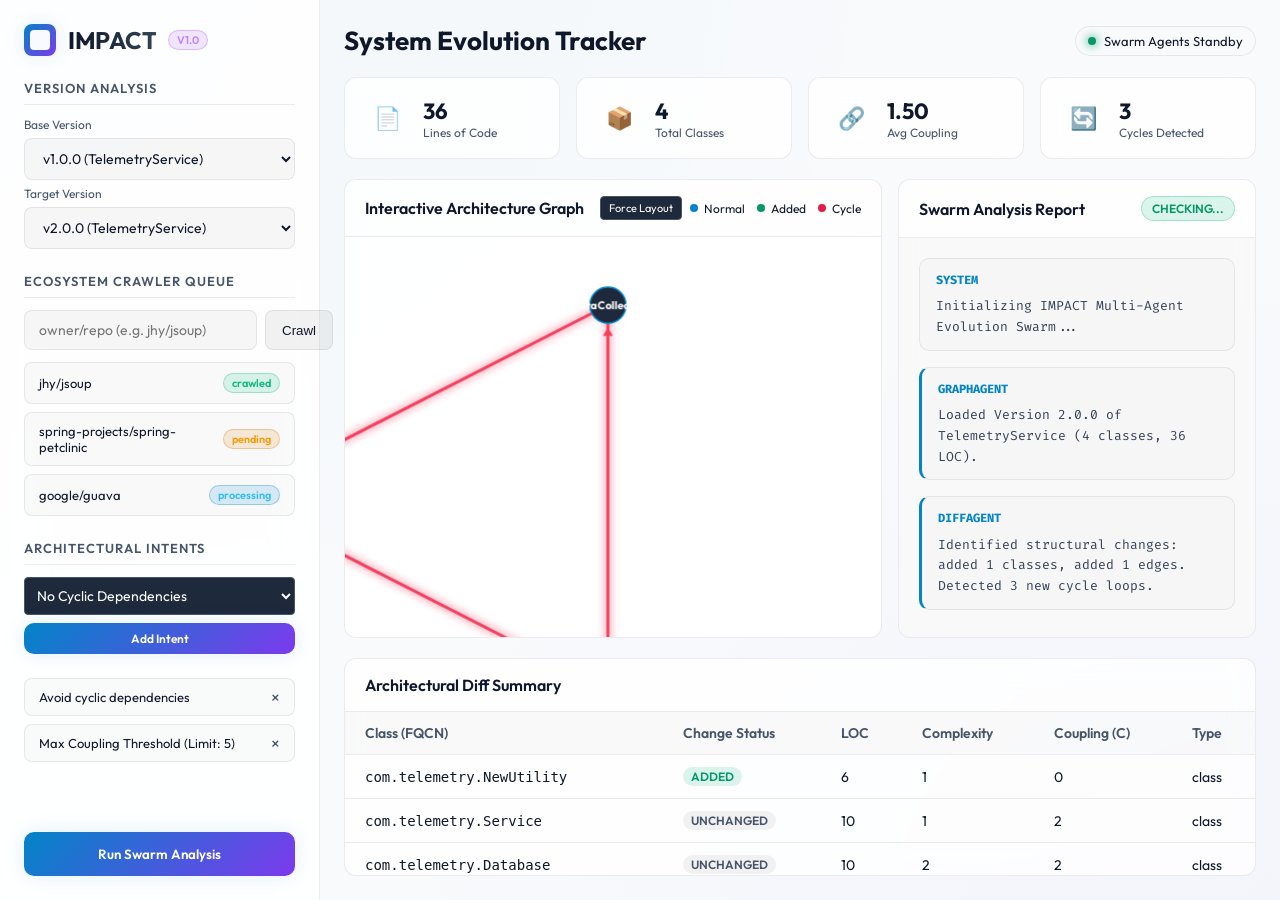
<file: dashboard/index.html>
<!DOCTYPE html>
<html lang="en">
<head>
    <meta charset="UTF-8">
    <meta name="viewport" content="width=device-width, initial-scale=1.0">
    <title>IMPACT - Architect Dashboard</title>
    <link rel="preconnect" href="https://fonts.googleapis.com">
    <link rel="preconnect" href="https://fonts.gstatic.com" crossorigin>
    <link href="https://fonts.googleapis.com/css2?family=Outfit:wght@300;400;500;600;700&family=Fira+Code:wght@400;500&display=swap" rel="stylesheet">
    <link rel="stylesheet" href="style.css">
</head>
<body>
    <div class="app-container">
        <!-- Sidebar Navigation & Control Panel -->
        <aside class="sidebar">
            <div class="brand">
                <span class="logo-icon"></span>
                <h1>IMPACT</h1>
                <span class="badge">V1.0</span>
            </div>
            
            <div class="sidebar-section">
                <h3>Version Analysis</h3>
                <div class="version-picker">
                    <div class="picker-label">Base Version</div>
                    <select id="base-version-select">
                        <option value="v1">v1.0.0 (TelemetryService)</option>
                    </select>
                    <div class="picker-label mt-2">Target Version</div>
                    <select id="target-version-select">
                        <option value="v2">v2.0.0 (TelemetryService)</option>
                    </select>
                </div>
            </div>
            
            <div class="sidebar-section">
                <h3>Ecosystem Crawler Queue</h3>
                <div class="intent-input-group">
                    <input type="text" id="crawler-repo-input" placeholder="owner/repo (e.g. jhy/jsoup)">
                    <button id="trigger-crawl-btn">Crawl</button>
                </div>
                <div class="queue-status-widget">
                    <ul class="intent-list" id="crawler-queue-list" style="max-height: 180px;">
                        <!-- Dynamically populated -->
                    </ul>
                </div>
            </div>

            <div class="sidebar-section flex-grow">
                <h3>Architectural Intents</h3>
                <div class="intent-form" style="display: flex; flex-direction: column; gap: 8px;">
                    <select id="intent-type-select" style="width: 100%; padding: 8px; border-radius: 4px; background: #1e293b; color: #fff; border: 1px solid #475569; font-family: inherit;">
                        <option value="no-cycles">No Cyclic Dependencies</option>
                        <option value="max-coupling">Max Coupling Threshold</option>
                        <option value="max-inheritance">Max Inheritance Depth</option>
                    </select>
                    <div id="intent-param-container" style="display: none; align-items: center; gap: 8px; font-size: 12px; color: #94a3b8;">
                        <span>Limit:</span>
                        <input type="number" id="intent-param-val" value="5" min="1" style="width: 100%; padding: 6px; border-radius: 4px; background: #1e293b; color: #fff; border: 1px solid #475569;">
                    </div>
                    <button id="add-intent-btn" class="btn-primary" style="padding: 8px 12px; font-size: 12px; align-self: stretch;">Add Intent</button>
                </div>
                <ul class="intent-list" id="intent-list-container" style="margin-top: 12px;">
                    <!-- Loaded dynamically -->
                </ul>
            </div>

            <button id="run-analysis-btn" class="btn-primary">
                <span class="btn-glow"></span>
                Run Swarm Analysis
            </button>
        </aside>

        <!-- Main Content Area -->
        <main class="main-content">
            <!-- Header -->
            <header class="content-header">
                <h2>System Evolution Tracker</h2>
                <div class="status-indicator">
                    <span class="status-dot online"></span>
                    <span>Swarm Agents Standby</span>
                </div>
            </header>

            <!-- Metrics Overview row -->
            <section class="metrics-row">
                <div class="metric-card">
                    <div class="metric-icon loc-icon"></div>
                    <div class="metric-data">
                        <span class="metric-value" id="metric-loc">-</span>
                        <span class="metric-label">Lines of Code</span>
                    </div>
                </div>
                <div class="metric-card">
                    <div class="metric-icon classes-icon"></div>
                    <div class="metric-data">
                        <span class="metric-value" id="metric-classes">-</span>
                        <span class="metric-label">Total Classes</span>
                    </div>
                </div>
                <div class="metric-card">
                    <div class="metric-icon coupling-icon"></div>
                    <div class="metric-data">
                        <span class="metric-value" id="metric-coupling">-</span>
                        <span class="metric-label">Avg Coupling</span>
                    </div>
                </div>
                <div class="metric-card">
                    <div class="metric-icon cycles-icon"></div>
                    <div class="metric-data">
                        <span class="metric-value" id="metric-cycles">-</span>
                        <span class="metric-label">Cycles Detected</span>
                    </div>
                </div>
            </section>

            <!-- Workspace Grid -->
            <div class="workspace-grid">
                <!-- Graph Visualization Panel -->
                <section class="panel graph-panel">
                    <div class="panel-header">
                        <h3>Interactive Architecture Graph</h3>
                        <div style="display: flex; gap: 8px; align-items: center;">
                            <button id="toggle-layout-btn" style="padding: 4px 8px; border-radius: 4px; background: #1e293b; color: #fff; border: 1px solid #475569; font-size: 11px; cursor: pointer; font-family: inherit;">Force Layout</button>
                            <div class="graph-legend">
                                <span class="legend-item"><span class="legend-dot normal"></span>Normal</span>
                                <span class="legend-item"><span class="legend-dot added"></span>Added</span>
                                <span class="legend-item"><span class="legend-dot cycle"></span>Cycle</span>
                            </div>
                        </div>
                    </div>
                    <div class="canvas-container">
                        <canvas id="graph-canvas"></canvas>
                        <div class="canvas-overlay" id="node-info-tooltip">
                            Hover over a node to see FQCN metrics.
                        </div>
                    </div>
                </section>

                <!-- Compliance & Swarm Reports -->
                <section class="panel report-panel">
                    <div class="panel-header">
                        <h3>Swarm Analysis Report</h3>
                        <span class="compliance-badge compliant" id="compliance-overall-badge">Checking...</span>
                    </div>
                    <div class="report-container">
                        <div class="agent-chat" id="agent-chat-container">
                            <!-- Populated dynamically -->
                        </div>
                    </div>
                </section>
            </div>

            <!-- Evolutionary Diff Table -->
            <section class="panel diff-panel">
                <div class="panel-header">
                    <h3>Architectural Diff Summary</h3>
                </div>
                <div class="table-container">
                    <table>
                        <thead>
                            <tr>
                                <th>Class (FQCN)</th>
                                <th>Change Status</th>
                                <th>LOC</th>
                                <th>Complexity</th>
                                <th>Coupling (C)</th>
                                <th>Type</th>
                            </tr>
                        </thead>
                        <tbody id="diff-table-body">
                            <!-- Populated dynamically -->
                        </tbody>
                    </table>
                </div>
            </section>
        </main>
    </div>
    <script src="app.js"></script>
</body>
</html>
</file>
<file: dashboard/style.css>
/* IMPACT Dashboard Stylesheet - Premium Dark Glassmorphism */

:root {
    --bg-app: #f8fafc;
    --bg-card: rgba(255, 255, 255, 0.8);
    --border-color: rgba(15, 23, 42, 0.08);
    --accent-blue: #0284c7;
    --accent-purple: #7c3aed;
    --color-success: #059669;
    --color-danger: #e11d48;
    --color-warning: #d97706;
    --text-primary: #0f172a;
    --text-secondary: #475569;
    --glow-blue: 0 0 20px rgba(2, 132, 199, 0.12);
    --glow-purple: 0 0 20px rgba(124, 58, 237, 0.12);
    --glow-danger: 0 0 20px rgba(225, 29, 72, 0.15);
}

* {
    box-sizing: border-box;
    margin: 0;
    padding: 0;
}

body {
    font-family: 'Outfit', sans-serif;
    background-color: var(--bg-app);
    color: var(--text-primary);
    overflow: hidden;
    height: 100vh;
    background-image: 
        radial-gradient(at 0% 0%, rgba(2, 132, 199, 0.03) 0px, transparent 50%),
        radial-gradient(at 100% 100%, rgba(124, 58, 237, 0.03) 0px, transparent 50%);
}

/* App Layout */
.app-container {
    display: flex;
    height: 100vh;
    width: 100vw;
}

/* Sidebar Navigation */
.sidebar {
    width: 320px;
    background-color: rgba(255, 255, 255, 0.85);
    border-right: 1px solid var(--border-color);
    padding: 24px;
    display: flex;
    flex-direction: column;
    gap: 24px;
    backdrop-filter: blur(20px);
}

.brand {
    display: flex;
    align-items: center;
    gap: 12px;
}

.logo-icon {
    width: 32px;
    height: 32px;
    background: linear-gradient(135deg, var(--accent-blue), var(--accent-purple));
    border-radius: 8px;
    position: relative;
    box-shadow: var(--glow-blue);
}

.logo-icon::after {
    content: '';
    position: absolute;
    top: 6px;
    left: 6px;
    right: 6px;
    bottom: 6px;
    background: var(--bg-app);
    border-radius: 4px;
}

.brand h1 {
    font-size: 24px;
    font-weight: 700;
    letter-spacing: -0.5px;
    background: linear-gradient(to right, #0f172a, #334155);
    -webkit-background-clip: text;
    -webkit-text-fill-color: transparent;
}

.badge {
    background: rgba(168, 85, 247, 0.15);
    border: 1px solid rgba(168, 85, 247, 0.3);
    color: #c084fc;
    padding: 2px 8px;
    border-radius: 12px;
    font-size: 11px;
    font-weight: 600;
}

.sidebar-section {
    display: flex;
    flex-direction: column;
    gap: 12px;
}

.sidebar-section h3 {
    font-size: 13px;
    font-weight: 600;
    text-transform: uppercase;
    letter-spacing: 1px;
    color: var(--text-secondary);
    border-bottom: 1px solid var(--border-color);
    padding-bottom: 8px;
}

.version-picker {
    display: flex;
    flex-direction: column;
    gap: 6px;
}

.picker-label {
    font-size: 12px;
    color: var(--text-secondary);
}

select, input[type="text"] {
    background-color: rgba(0, 0, 0, 0.03);
    border: 1px solid var(--border-color);
    color: var(--text-primary);
    padding: 10px 14px;
    border-radius: 8px;
    outline: none;
    font-family: inherit;
    font-size: 14px;
    transition: all 0.2s ease;
}

select:focus, input[type="text"]:focus {
    border-color: var(--accent-blue);
    box-shadow: 0 0 10px rgba(56, 189, 248, 0.15);
}

.intent-input-group {
    display: flex;
    gap: 8px;
}

.intent-input-group input {
    flex-grow: 1;
}

.intent-input-group button {
    background-color: rgba(0, 0, 0, 0.05);
    border: 1px solid var(--border-color);
    color: var(--text-primary);
    padding: 0 16px;
    border-radius: 8px;
    cursor: pointer;
    font-weight: 500;
    transition: all 0.2s ease;
}

.intent-input-group button:hover {
    background-color: var(--accent-blue);
    border-color: var(--accent-blue);
    color: var(--bg-app);
}

.intent-list {
    list-style: none;
    display: flex;
    flex-direction: column;
    gap: 8px;
    max-height: 240px;
    overflow-y: auto;
}

.intent-item {
    background-color: rgba(0, 0, 0, 0.02);
    border: 1px solid var(--border-color);
    padding: 10px 14px;
    border-radius: 8px;
    font-size: 13px;
    display: flex;
    justify-content: space-between;
    align-items: center;
    transition: all 0.2s ease;
}

.intent-item:hover {
    border-color: rgba(255, 255, 255, 0.15);
}

.intent-remove {
    color: var(--text-secondary);
    cursor: pointer;
    font-size: 16px;
    line-height: 1;
}

.intent-remove:hover {
    color: var(--color-danger);
}

.flex-grow {
    flex-grow: 1;
}

/* Primary Button Styling */
.btn-primary {
    position: relative;
    background: linear-gradient(135deg, var(--accent-blue), var(--accent-purple));
    border: none;
    color: white;
    padding: 14px 20px;
    border-radius: 10px;
    font-weight: 600;
    font-family: inherit;
    cursor: pointer;
    box-shadow: var(--glow-blue);
    transition: all 0.3s ease;
    overflow: hidden;
}

.btn-primary:hover {
    transform: translateY(-2px);
    box-shadow: 0 0 25px rgba(56, 189, 248, 0.4), 0 0 25px rgba(168, 85, 247, 0.4);
}

.btn-primary:active {
    transform: translateY(0);
}

/* Main Content Area */
.main-content {
    flex-grow: 1;
    display: flex;
    flex-direction: column;
    padding: 24px;
    gap: 20px;
    overflow-y: auto;
    height: 100vh;
}

.content-header {
    display: flex;
    justify-content: space-between;
    align-items: center;
}

.content-header h2 {
    font-size: 26px;
    font-weight: 700;
}

.status-indicator {
    display: flex;
    align-items: center;
    gap: 8px;
    font-size: 13px;
    background-color: rgba(255, 255, 255, 0.04);
    border: 1px solid var(--border-color);
    padding: 6px 12px;
    border-radius: 20px;
}

.status-dot {
    width: 8px;
    height: 8px;
    border-radius: 50%;
}

.status-dot.online {
    background-color: var(--color-success);
    box-shadow: 0 0 10px var(--color-success);
}

/* Metrics Row */
.metrics-row {
    display: grid;
    grid-template-columns: repeat(4, 1fr);
    gap: 16px;
}

.metric-card {
    background: var(--bg-card);
    border: 1px solid var(--border-color);
    border-radius: 12px;
    padding: 18px;
    display: flex;
    align-items: center;
    gap: 16px;
    backdrop-filter: blur(12px);
    transition: transform 0.2s ease, border-color 0.2s ease;
}

.metric-card:hover {
    transform: translateY(-2px);
    border-color: rgba(255, 255, 255, 0.15);
}

.metric-icon {
    width: 44px;
    height: 44px;
    border-radius: 10px;
    background-color: rgba(255, 255, 255, 0.04);
    position: relative;
}

.loc-icon::before { content: '📄'; position: absolute; font-size: 22px; top: 8px; left: 11px; }
.classes-icon::before { content: '📦'; position: absolute; font-size: 22px; top: 8px; left: 11px; }
.coupling-icon::before { content: '🔗'; position: absolute; font-size: 22px; top: 8px; left: 11px; }
.cycles-icon::before { content: '🔄'; position: absolute; font-size: 22px; top: 8px; left: 11px; }

.metric-data {
    display: flex;
    flex-direction: column;
}

.metric-value {
    font-size: 22px;
    font-weight: 700;
}

.metric-label {
    font-size: 12px;
    color: var(--text-secondary);
}

/* Panel Layouts */
.workspace-grid {
    display: grid;
    grid-template-columns: 1.5fr 1fr;
    gap: 16px;
    flex-grow: 1;
    min-height: 400px;
}

.panel {
    background: var(--bg-card);
    border: 1px solid var(--border-color);
    border-radius: 12px;
    display: flex;
    flex-direction: column;
    backdrop-filter: blur(12px);
    overflow: hidden;
}

.panel-header {
    padding: 16px 20px;
    border-bottom: 1px solid var(--border-color);
    display: flex;
    justify-content: space-between;
    align-items: center;
}

.panel-header h3 {
    font-size: 16px;
    font-weight: 600;
}

.graph-legend {
    display: flex;
    gap: 12px;
    font-size: 12px;
}

.legend-item {
    display: flex;
    align-items: center;
    gap: 6px;
}

.legend-dot {
    width: 8px;
    height: 8px;
    border-radius: 50%;
}

.legend-dot.normal { background-color: var(--accent-blue); }
.legend-dot.added { background-color: var(--color-success); }
.legend-dot.cycle { background-color: var(--color-danger); }

/* Graph Canvas Visualizer */
.canvas-container {
    flex-grow: 1;
    position: relative;
    background-color: rgba(255, 255, 255, 0.55);
}

canvas {
    display: block;
    width: 100%;
    height: 100%;
    cursor: grab;
}

canvas:active {
    cursor: grabbing;
}

.canvas-overlay {
    position: absolute;
    bottom: 14px;
    left: 14px;
    background: rgba(255, 255, 255, 0.85);
    border: 1px solid var(--border-color);
    padding: 8px 14px;
    border-radius: 8px;
    font-size: 12px;
    color: var(--text-secondary);
    pointer-events: none;
    max-width: 280px;
}

/* Compliance Report styling */
.compliance-badge {
    padding: 4px 10px;
    border-radius: 20px;
    font-size: 12px;
    font-weight: 600;
    text-transform: uppercase;
}

.compliance-badge.compliant {
    background-color: rgba(16, 185, 129, 0.15);
    color: var(--color-success);
    border: 1px solid rgba(16, 185, 129, 0.3);
}

.compliance-badge.violation {
    background-color: rgba(244, 63, 94, 0.15);
    color: var(--color-danger);
    border: 1px solid rgba(244, 63, 94, 0.3);
    box-shadow: var(--glow-danger);
}

.report-container {
    padding: 20px;
    flex-grow: 1;
    overflow-y: auto;
    font-family: 'Fira Code', monospace;
    font-size: 13px;
    line-height: 1.6;
    background-color: rgba(0, 0, 0, 0.02);
}

.agent-bubble {
    margin-bottom: 16px;
    padding: 12px 16px;
    border-radius: 10px;
    border: 1px solid var(--border-color);
    background-color: rgba(0, 0, 0, 0.01);
}

.agent-bubble.coordinator {
    border-left: 3px solid var(--accent-blue);
}

.agent-bubble.llm {
    border-left: 3px solid var(--accent-purple);
    background-color: rgba(124, 58, 237, 0.04);
}

.agent-title {
    font-weight: 700;
    font-size: 12px;
    margin-bottom: 6px;
    color: var(--accent-blue);
    text-transform: uppercase;
}

.agent-bubble.llm .agent-title {
    color: #c084fc;
}

.agent-text {
    white-space: pre-wrap;
    color: #334155;
}

/* Diff Panel Table */
.diff-panel {
    max-height: 250px;
}

.table-container {
    overflow-y: auto;
    flex-grow: 1;
}

table {
    width: 100%;
    border-collapse: collapse;
    text-align: left;
    font-size: 14px;
}

th, td {
    padding: 12px 20px;
    border-bottom: 1px solid var(--border-color);
}

th {
    font-weight: 600;
    color: var(--text-secondary);
    background-color: rgba(0, 0, 0, 0.02);
    position: sticky;
    top: 0;
}

tr:hover td {
    background-color: rgba(0, 0, 0, 0.01);
}

.status-cell {
    font-weight: 600;
    font-size: 12px;
    padding: 2px 8px;
    border-radius: 12px;
    display: inline-block;
}

.status-cell.added {
    background-color: rgba(16, 185, 129, 0.15);
    color: var(--color-success);
}

.status-cell.unchanged {
    background-color: rgba(0, 0, 0, 0.05);
    color: var(--text-secondary);
}

.status-cell.modified {
    background-color: rgba(245, 158, 11, 0.15);
    color: var(--color-warning);
}
</file>
